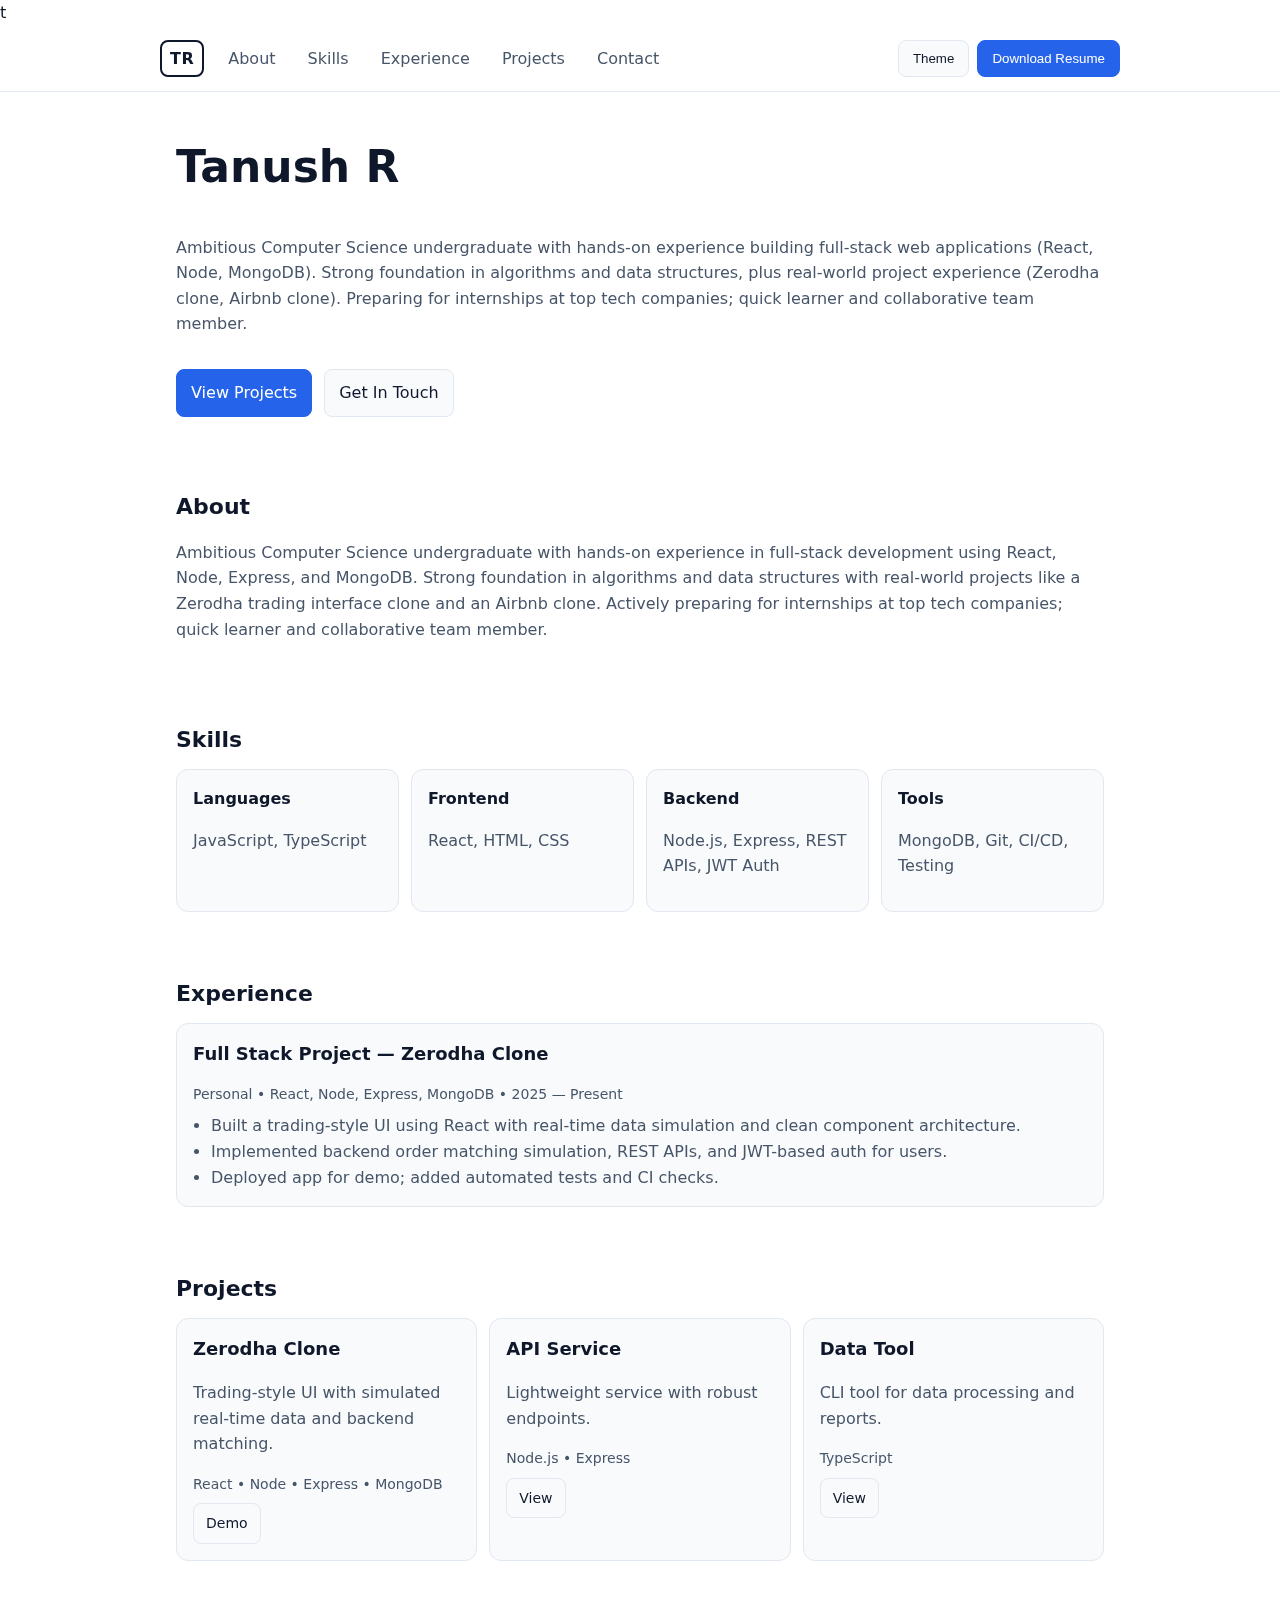
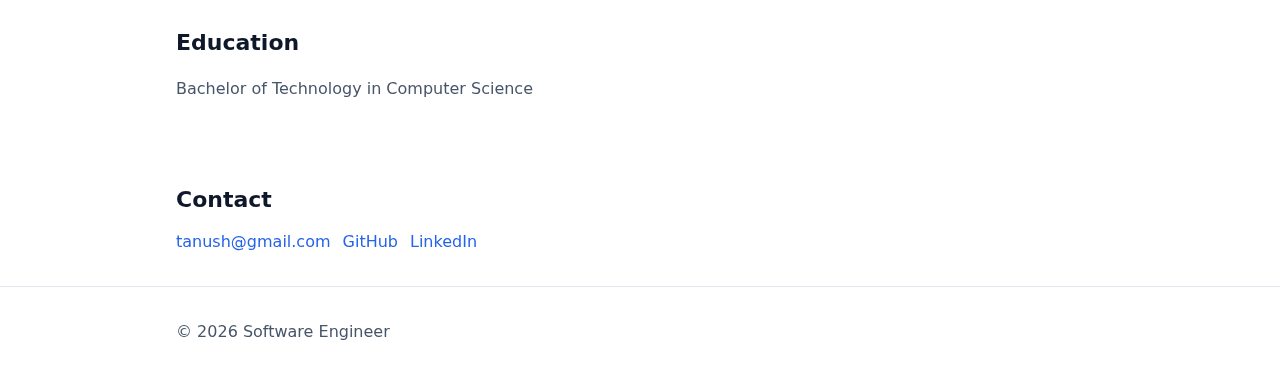
<file: index.html>
t<!doctype html>
<html lang="en">
  <head>
    <meta charset="utf-8" />
    <meta name="viewport" content="width=device-width, initial-scale=1" />
    <title>Software Engineer Portfolio</title>
    <meta name="description" content="Resume portfolio website of a software engineer" />
    <link rel="stylesheet" href="style.css" />
    <link rel="preconnect" href="https://fonts.gstatic.com" crossorigin />
    <script defer src="script.js"></script>
  </head>
  <body>
    <header class="site-header">
      <div class="container header-row">
        <a href="#home" class="brand" aria-label="Home">TR</a>
        <nav class="nav">
          <a href="#about">About</a>
          <a href="#skills">Skills</a>
          <a href="#experience">Experience</a>
          <a href="#projects">Projects</a>
          <a href="#contact">Contact</a>
        </nav>
        <div class="actions">
          <button id="theme-toggle" class="btn secondary" aria-label="Toggle theme">Theme</button>
          <button id="download-btn" class="btn primary">Download Resume</button>
        </div>
      </div>
    </header>

    <main id="home" class="container">
      <section class="hero">
        <h1>Tanush R</h1>
        <p>
          Ambitious Computer Science undergraduate with hands-on experience building full-stack web applications (React, Node, MongoDB).
          Strong foundation in algorithms and data structures, plus real-world project experience (Zerodha clone, Airbnb clone).
          Preparing for internships at top tech companies; quick learner and collaborative team member.
        </p>
        <div class="hero-cta">
          <a href="#projects" class="btn primary">View Projects</a>
          <a href="#contact" class="btn">Get In Touch</a>
        </div>
      </section>

      <section id="about" class="section">
        <h2>About</h2>
        <p>
          Ambitious Computer Science undergraduate with hands-on experience in full-stack development using React, Node, Express, and MongoDB. Strong foundation in algorithms and data structures with real-world projects like a Zerodha trading interface clone and an Airbnb clone. Actively preparing for internships at top tech companies; quick learner and collaborative team member.
        </p>
      </section>

      <section id="skills" class="section">
        <h2>Skills</h2>
        <ul class="skills-grid">
          <li>
            <h3>Languages</h3>
            <p>JavaScript, TypeScript</p>
          </li>
          <li>
            <h3>Frontend</h3>
            <p>React, HTML, CSS</p>
          </li>
          <li>
            <h3>Backend</h3>
            <p>Node.js, Express, REST APIs, JWT Auth</p>
          </li>
          <li>
            <h3>Tools</h3>
            <p>MongoDB, Git, CI/CD, Testing</p>
          </li>
        </ul>
      </section>

      <section id="experience" class="section">
        <h2>Experience</h2>
        <div class="timeline">
          <article class="card">
            <h3>Full Stack Project — Zerodha Clone</h3>
            <p class="meta">Personal • React, Node, Express, MongoDB • 2025 — Present</p>
            <ul>
              <li>Built a trading-style UI using React with real-time data simulation and clean component architecture.</li>
              <li>Implemented backend order matching simulation, REST APIs, and JWT-based auth for users.</li>
              <li>Deployed app for demo; added automated tests and CI checks.</li>
            </ul>
          </article>
        </div>
      </section>

      <section id="projects" class="section">
        <h2>Projects</h2>
        <div class="projects-grid">
          <article class="card">
            <h3>Zerodha Clone</h3>
            <p>Trading-style UI with simulated real-time data and backend matching.</p>
            <p class="meta">React • Node • Express • MongoDB</p>
            <a class="btn small" href="#">Demo</a>
          </article>
          <article class="card">
            <h3>API Service</h3>
            <p>Lightweight service with robust endpoints.</p>
            <p class="meta">Node.js • Express</p>
            <a class="btn small" href="#">View</a>
          </article>
          <article class="card">
            <h3>Data Tool</h3>
            <p>CLI tool for data processing and reports.</p>
            <p class="meta">TypeScript</p>
            <a class="btn small" href="#">View</a>
          </article>
        </div>
      </section>

      <section id="education" class="section">
        <h2>Education</h2>
        <p>Bachelor of Technology in Computer Science</p>
      </section>

      <section id="contact" class="section">
        <h2>Contact</h2>
        <ul class="contact-list">
          <li><a href="mailto:you@example.com">tanush@gmail.com</a></li>
          <li><a href="https://github.com/" target="_blank" rel="noopener">GitHub</a></li>
          <li><a href="https://www.linkedin.com/" target="_blank" rel="noopener">LinkedIn</a></li>
        </ul>
      </section>
    </main>

    <footer class="site-footer">
      <div class="container">
        <p>© <span id="year"></span> Software Engineer</p>
      </div>
    </footer>
  </body>
</html>
</file>
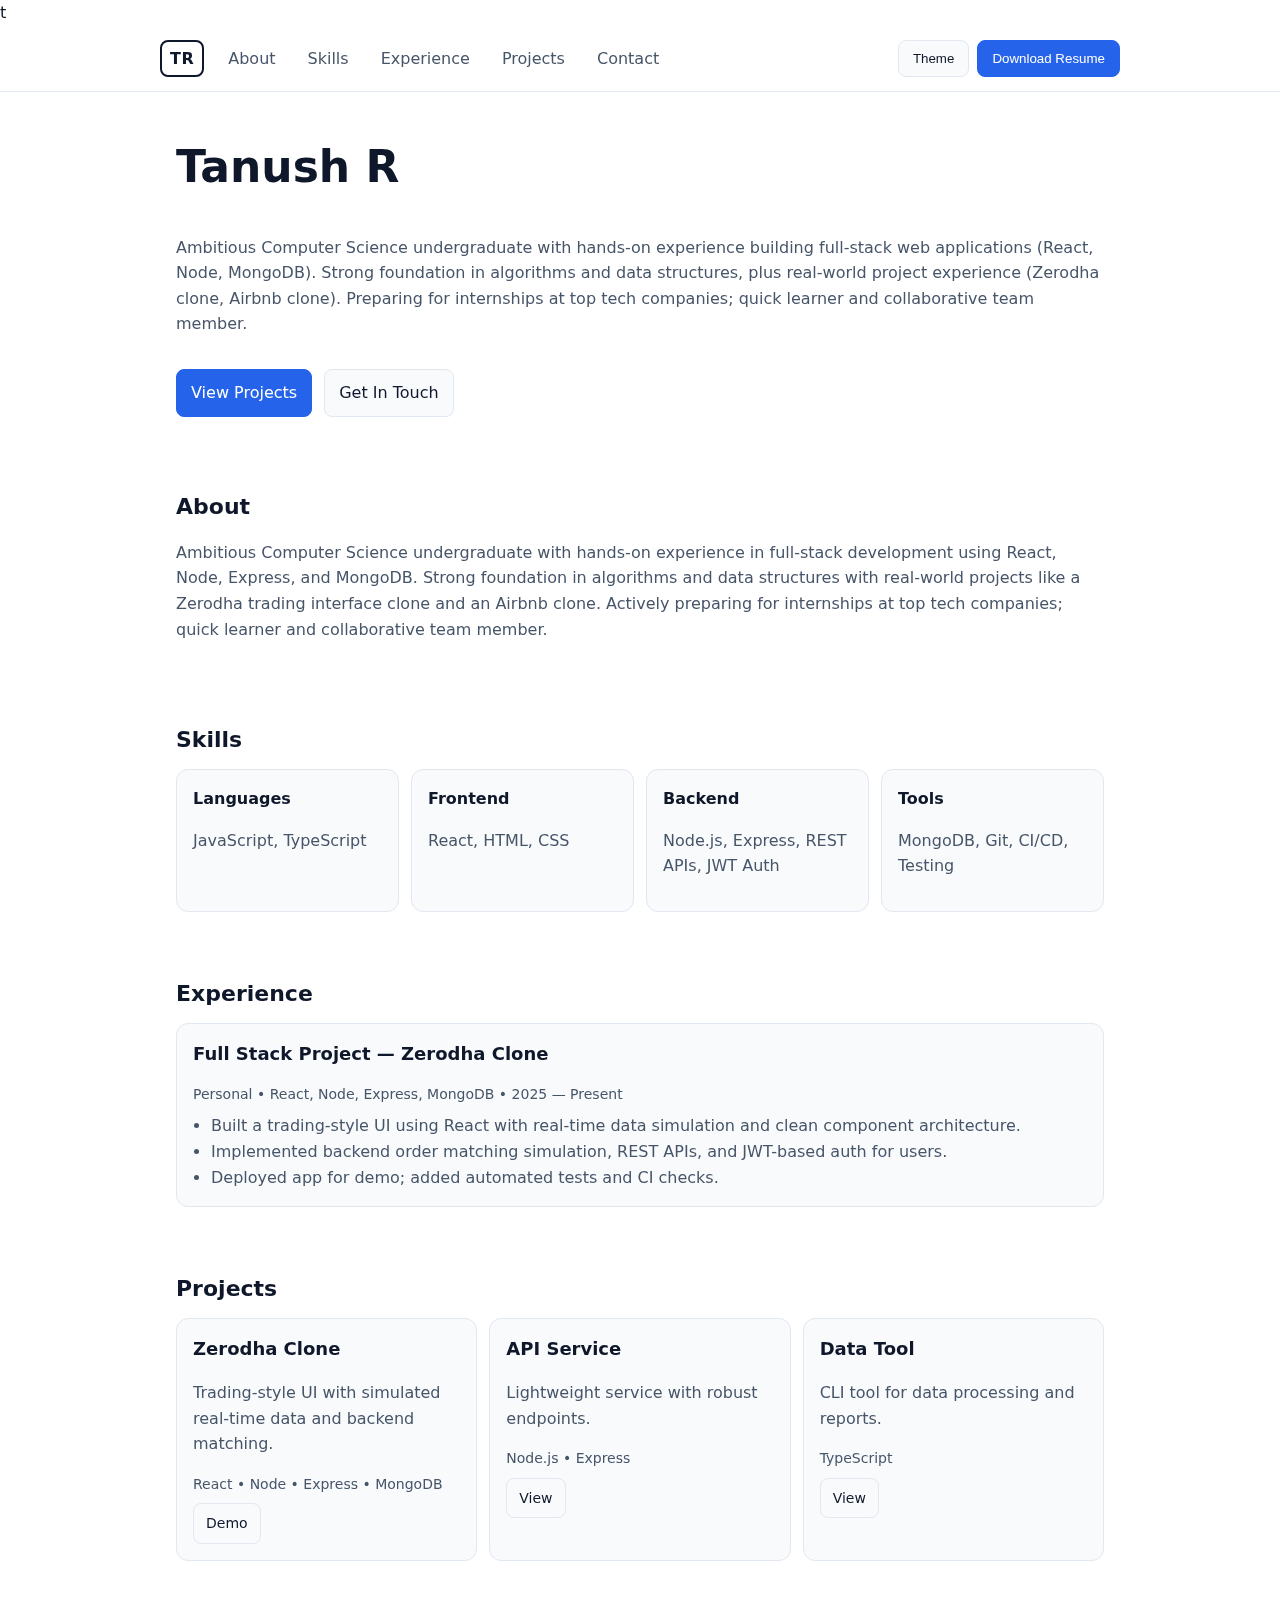
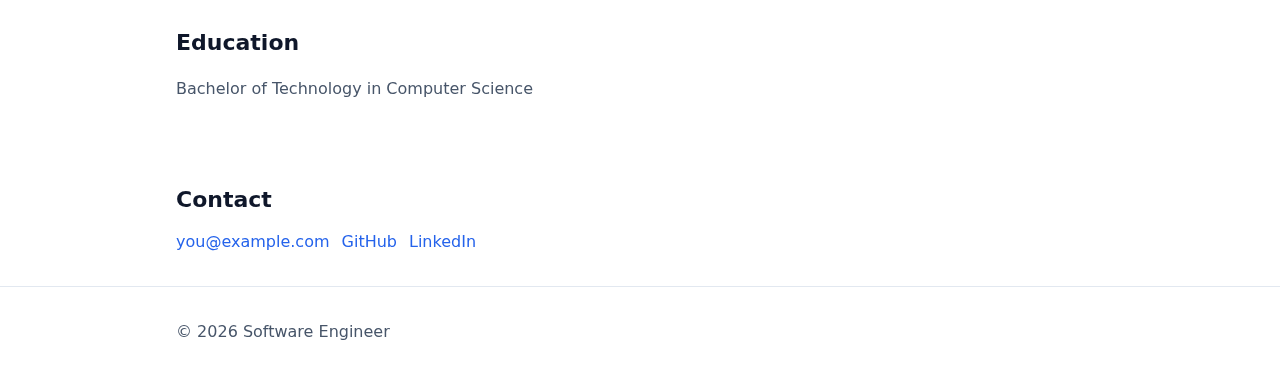
<file: resume1/index.html>
t<!doctype html>
<html lang="en">
  <head>
    <meta charset="utf-8" />
    <meta name="viewport" content="width=device-width, initial-scale=1" />
    <title>Software Engineer Portfolio</title>
    <meta name="description" content="Resume portfolio website of a software engineer" />
    <link rel="stylesheet" href="style.css" />
    <link rel="preconnect" href="https://fonts.gstatic.com" crossorigin />
    <script defer src="script.js"></script>
  </head>
  <body>
    <header class="site-header">
      <div class="container header-row">
        <a href="#home" class="brand" aria-label="Home">TR</a>
        <nav class="nav">
          <a href="#about">About</a>
          <a href="#skills">Skills</a>
          <a href="#experience">Experience</a>
          <a href="#projects">Projects</a>
          <a href="#contact">Contact</a>
        </nav>
        <div class="actions">
          <button id="theme-toggle" class="btn secondary" aria-label="Toggle theme">Theme</button>
          <button id="download-btn" class="btn primary">Download Resume</button>
        </div>
      </div>
    </header>

    <main id="home" class="container">
      <section class="hero">
        <h1>Tanush R</h1>
        <p>
          Ambitious Computer Science undergraduate with hands-on experience building full-stack web applications (React, Node, MongoDB).
          Strong foundation in algorithms and data structures, plus real-world project experience (Zerodha clone, Airbnb clone).
          Preparing for internships at top tech companies; quick learner and collaborative team member.
        </p>
        <div class="hero-cta">
          <a href="#projects" class="btn primary">View Projects</a>
          <a href="#contact" class="btn">Get In Touch</a>
        </div>
      </section>

      <section id="about" class="section">
        <h2>About</h2>
        <p>
          Ambitious Computer Science undergraduate with hands-on experience in full-stack development using React, Node, Express, and MongoDB. Strong foundation in algorithms and data structures with real-world projects like a Zerodha trading interface clone and an Airbnb clone. Actively preparing for internships at top tech companies; quick learner and collaborative team member.
        </p>
      </section>

      <section id="skills" class="section">
        <h2>Skills</h2>
        <ul class="skills-grid">
          <li>
            <h3>Languages</h3>
            <p>JavaScript, TypeScript</p>
          </li>
          <li>
            <h3>Frontend</h3>
            <p>React, HTML, CSS</p>
          </li>
          <li>
            <h3>Backend</h3>
            <p>Node.js, Express, REST APIs, JWT Auth</p>
          </li>
          <li>
            <h3>Tools</h3>
            <p>MongoDB, Git, CI/CD, Testing</p>
          </li>
        </ul>
      </section>

      <section id="experience" class="section">
        <h2>Experience</h2>
        <div class="timeline">
          <article class="card">
            <h3>Full Stack Project — Zerodha Clone</h3>
            <p class="meta">Personal • React, Node, Express, MongoDB • 2025 — Present</p>
            <ul>
              <li>Built a trading-style UI using React with real-time data simulation and clean component architecture.</li>
              <li>Implemented backend order matching simulation, REST APIs, and JWT-based auth for users.</li>
              <li>Deployed app for demo; added automated tests and CI checks.</li>
            </ul>
          </article>
        </div>
      </section>

      <section id="projects" class="section">
        <h2>Projects</h2>
        <div class="projects-grid">
          <article class="card">
            <h3>Zerodha Clone</h3>
            <p>Trading-style UI with simulated real-time data and backend matching.</p>
            <p class="meta">React • Node • Express • MongoDB</p>
            <a class="btn small" href="#">Demo</a>
          </article>
          <article class="card">
            <h3>API Service</h3>
            <p>Lightweight service with robust endpoints.</p>
            <p class="meta">Node.js • Express</p>
            <a class="btn small" href="#">View</a>
          </article>
          <article class="card">
            <h3>Data Tool</h3>
            <p>CLI tool for data processing and reports.</p>
            <p class="meta">TypeScript</p>
            <a class="btn small" href="#">View</a>
          </article>
        </div>
      </section>

      <section id="education" class="section">
        <h2>Education</h2>
        <p>Bachelor of Technology in Computer Science</p>
      </section>

      <section id="contact" class="section">
        <h2>Contact</h2>
        <ul class="contact-list">
          <li><a href="mailto:you@example.com">you@example.com</a></li>
          <li><a href="https://github.com/" target="_blank" rel="noopener">GitHub</a></li>
          <li><a href="https://www.linkedin.com/" target="_blank" rel="noopener">LinkedIn</a></li>
        </ul>
      </section>
    </main>

    <footer class="site-footer">
      <div class="container">
        <p>© <span id="year"></span> Software Engineer</p>
      </div>
    </footer>
  </body>
</html>
</file>
<file: style.css>
:root {
  --bg: #ffffff;
  --text: #0f172a;
  --muted: #475569;
  --card: #f8fafc;
  --border: #e2e8f0;
  --primary: #2563eb;
}

.dark {
  --bg: #0b1220;
  --text: #e5e7eb;
  --muted: #9aa4b2;
  --card: #0f172a;
  --border: #1f2937;
  --primary: #60a5fa;
}

* { box-sizing: border-box; }
html, body { height: 100%; }
body {
  margin: 0;
  font-family: system-ui, -apple-system, Segoe UI, Roboto, Helvetica, Arial, sans-serif;
  background: var(--bg);
  color: var(--text);
  line-height: 1.6;
}

.container { max-width: 960px; margin: 0 auto; padding: 0 16px; }

.site-header {
  position: sticky; top: 0; z-index: 10;
  backdrop-filter: saturate(180%) blur(8px);
  background: color-mix(in srgb, var(--bg) 85%, transparent);
  border-bottom: 1px solid var(--border);
}
.header-row { display: flex; align-items: center; gap: 16px; padding: 12px 0; }
.brand { font-weight: 700; letter-spacing: 0.5px; text-decoration: none; color: var(--text); border: 2px solid var(--text); padding: 4px 8px; border-radius: 8px; }
.nav { display: flex; gap: 16px; }
.nav a { color: var(--muted); text-decoration: none; padding: 8px; border-radius: 6px; }
.nav a.active { color: var(--text); background: var(--card); }
.actions { margin-left: auto; display: flex; gap: 8px; }

.btn { display: inline-flex; align-items: center; justify-content: center; gap: 8px; padding: 10px 14px; border-radius: 8px; border: 1px solid var(--border); color: var(--text); background: var(--card); text-decoration: none; cursor: pointer; }
.btn:hover { filter: brightness(0.98); }
.btn.primary { background: var(--primary); color: #fff; border-color: var(--primary); }
.btn.secondary { background: var(--card); }
.btn.small { padding: 8px 12px; font-size: 14px; }

main { padding: 24px 0; }
.hero { padding: 40px 0; display: grid; gap: 16px; }
.hero h1 { font-size: clamp(28px, 6vw, 44px); margin: 0; }
.hero p { color: var(--muted); }
.hero-cta { display: flex; gap: 12px; }

.section { padding: 32px 0; }
.section h2 { margin: 0 0 12px; font-size: 22px; }
.section p { color: var(--muted); }

.skills-grid { list-style: none; padding: 0; margin: 0; display: grid; grid-template-columns: repeat(auto-fit, minmax(220px, 1fr)); gap: 12px; }
.skills-grid li { background: var(--card); border: 1px solid var(--border); border-radius: 12px; padding: 16px; }
.skills-grid h3 { margin: 0 0 8px; font-size: 16px; }

.timeline { display: grid; gap: 12px; }
.card { background: var(--card); border: 1px solid var(--border); border-radius: 12px; padding: 16px; }
.card h3 { margin: 0 0 6px; font-size: 18px; }
.card .meta { color: var(--muted); font-size: 14px; margin-bottom: 8px; }
.card ul { margin: 0; padding-left: 18px; color: var(--muted); }

.projects-grid { display: grid; grid-template-columns: repeat(auto-fit, minmax(220px, 1fr)); gap: 12px; }

.contact-list { list-style: none; padding: 0; margin: 0; display: flex; flex-wrap: wrap; gap: 12px; }
.contact-list a { color: var(--primary); text-decoration: none; }

.site-footer { border-top: 1px solid var(--border); padding: 16px 0; color: var(--muted); }

@media (max-width: 640px) {
  .nav { display: none; }
}
</file>
<file: resume1/style.css>
:root {
  --bg: #ffffff;
  --text: #0f172a;
  --muted: #475569;
  --card: #f8fafc;
  --border: #e2e8f0;
  --primary: #2563eb;
}

.dark {
  --bg: #0b1220;
  --text: #e5e7eb;
  --muted: #9aa4b2;
  --card: #0f172a;
  --border: #1f2937;
  --primary: #60a5fa;
}

* { box-sizing: border-box; }
html, body { height: 100%; }
body {
  margin: 0;
  font-family: system-ui, -apple-system, Segoe UI, Roboto, Helvetica, Arial, sans-serif;
  background: var(--bg);
  color: var(--text);
  line-height: 1.6;
}

.container { max-width: 960px; margin: 0 auto; padding: 0 16px; }

.site-header {
  position: sticky; top: 0; z-index: 10;
  backdrop-filter: saturate(180%) blur(8px);
  background: color-mix(in srgb, var(--bg) 85%, transparent);
  border-bottom: 1px solid var(--border);
}
.header-row { display: flex; align-items: center; gap: 16px; padding: 12px 0; }
.brand { font-weight: 700; letter-spacing: 0.5px; text-decoration: none; color: var(--text); border: 2px solid var(--text); padding: 4px 8px; border-radius: 8px; }
.nav { display: flex; gap: 16px; }
.nav a { color: var(--muted); text-decoration: none; padding: 8px; border-radius: 6px; }
.nav a.active { color: var(--text); background: var(--card); }
.actions { margin-left: auto; display: flex; gap: 8px; }

.btn { display: inline-flex; align-items: center; justify-content: center; gap: 8px; padding: 10px 14px; border-radius: 8px; border: 1px solid var(--border); color: var(--text); background: var(--card); text-decoration: none; cursor: pointer; }
.btn:hover { filter: brightness(0.98); }
.btn.primary { background: var(--primary); color: #fff; border-color: var(--primary); }
.btn.secondary { background: var(--card); }
.btn.small { padding: 8px 12px; font-size: 14px; }

main { padding: 24px 0; }
.hero { padding: 40px 0; display: grid; gap: 16px; }
.hero h1 { font-size: clamp(28px, 6vw, 44px); margin: 0; }
.hero p { color: var(--muted); }
.hero-cta { display: flex; gap: 12px; }

.section { padding: 32px 0; }
.section h2 { margin: 0 0 12px; font-size: 22px; }
.section p { color: var(--muted); }

.skills-grid { list-style: none; padding: 0; margin: 0; display: grid; grid-template-columns: repeat(auto-fit, minmax(220px, 1fr)); gap: 12px; }
.skills-grid li { background: var(--card); border: 1px solid var(--border); border-radius: 12px; padding: 16px; }
.skills-grid h3 { margin: 0 0 8px; font-size: 16px; }

.timeline { display: grid; gap: 12px; }
.card { background: var(--card); border: 1px solid var(--border); border-radius: 12px; padding: 16px; }
.card h3 { margin: 0 0 6px; font-size: 18px; }
.card .meta { color: var(--muted); font-size: 14px; margin-bottom: 8px; }
.card ul { margin: 0; padding-left: 18px; color: var(--muted); }

.projects-grid { display: grid; grid-template-columns: repeat(auto-fit, minmax(220px, 1fr)); gap: 12px; }

.contact-list { list-style: none; padding: 0; margin: 0; display: flex; flex-wrap: wrap; gap: 12px; }
.contact-list a { color: var(--primary); text-decoration: none; }

.site-footer { border-top: 1px solid var(--border); padding: 16px 0; color: var(--muted); }

@media (max-width: 640px) {
  .nav { display: none; }
}
</file>
